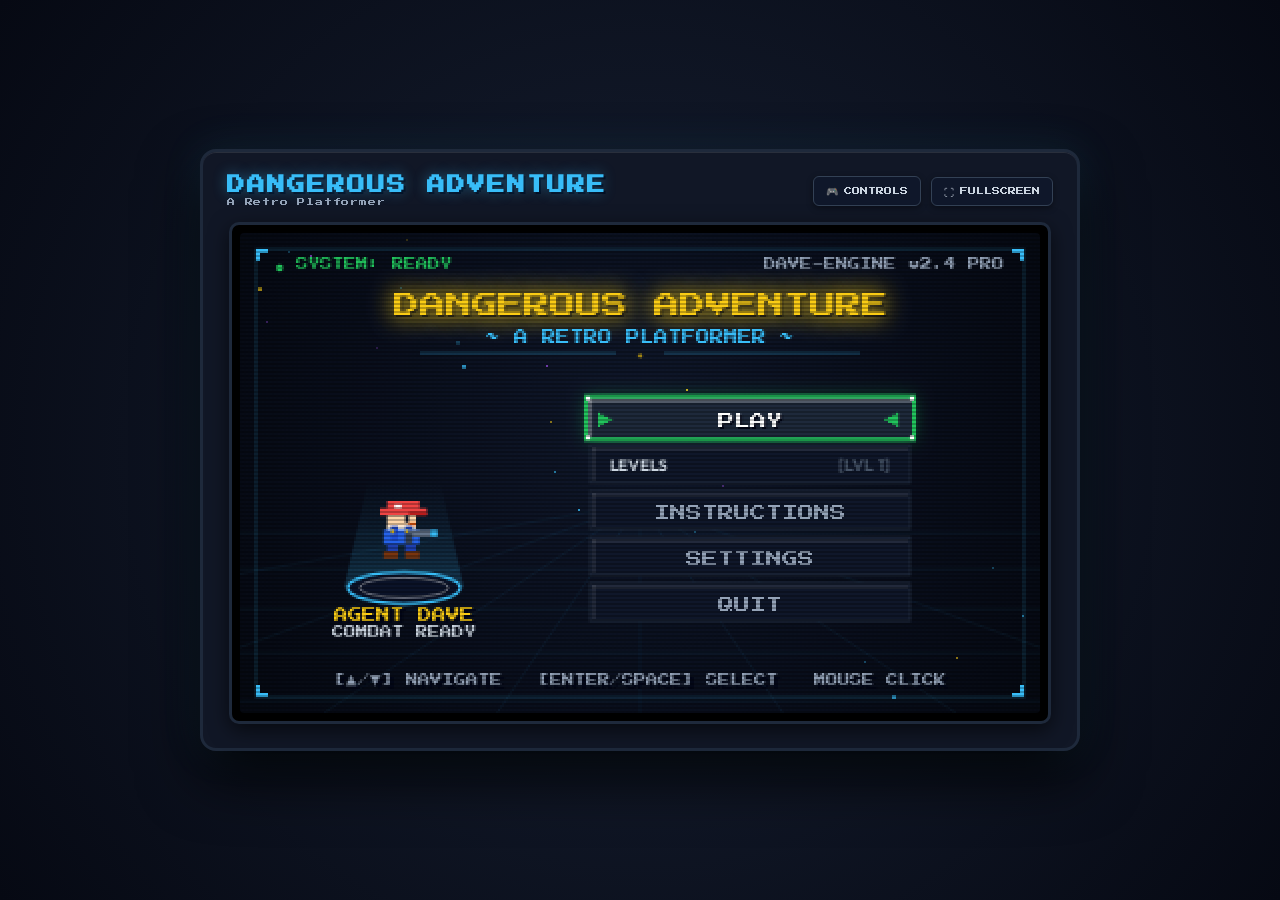
<file: index.html>
<!DOCTYPE html>
<html lang="en">
<head>
  <meta charset="UTF-8">
  <meta name="viewport" content="width=device-width, initial-scale=1.0">
  <meta http-equiv="Cache-Control" content="no-cache, no-store, must-revalidate">
  <meta http-equiv="Pragma" content="no-cache">
  <meta http-equiv="Expires" content="0">
  <title>DANGEROUS ADVENTURE - A Retro Platformer</title>
  <link rel="preconnect" href="https://fonts.googleapis.com">
  <link rel="preconnect" href="https://fonts.gstatic.com" crossorigin>
  <link href="https://fonts.googleapis.com/css2?family=Outfit:wght@500;600;700;800&family=Press+Start+2P&family=Rajdhani:wght@600;700&display=swap" rel="stylesheet">
  <link rel="stylesheet" href="style.css?v=10.2">
</head>
<body>
  <div class="arcade-cabinet">
    <header class="game-header">
      <div class="header-content">
        <div class="header-titles">
          <h1 class="game-title">DANGEROUS ADVENTURE</h1>
          <div class="game-subtitle">A Retro Platformer</div>
        </div>

        <div class="header-actions">
          <!-- Hoverable Controls Button & Popover Tooltip -->
          <div class="controls-dropdown-wrapper" id="controlsWrapper">
            <button id="btnHelp" class="arcade-btn" aria-label="Controls" title="Hover to view controls">
              <span class="btn-icon">🎮</span> CONTROLS
            </button>
            <div class="controls-popover" id="controlsPopover">
              <div class="popover-header">⚡ TACTICAL CONTROLS</div>
              <div class="popover-grid">
                <div class="popover-item">
                  <span class="key-cap">A</span> / <span class="key-cap">◀</span>
                  <span class="popover-label">Move Left</span>
                </div>
                <div class="popover-item">
                  <span class="key-cap">D</span> / <span class="key-cap">▶</span>
                  <span class="popover-label">Move Right</span>
                </div>
                <div class="popover-item">
                  <span class="key-cap">W</span> / <span class="key-cap">▲</span> / <span class="key-cap">Space</span>
                  <span class="popover-label">Jump</span>
                </div>
                <div class="popover-item">
                  <span class="key-cap">F</span>
                  <span class="popover-label">Plasma Blaster</span>
                </div>
                <div class="popover-item">
                  <span class="key-cap">P</span> / <span class="key-cap">ESC</span>
                  <span class="popover-label">Pause / Menu</span>
                </div>
                <div class="popover-item">
                  <span class="key-cap">Enter</span> / <span class="key-cap">Mouse</span>
                  <span class="popover-label">Select / Click</span>
                </div>
              </div>
            </div>
          </div>

          <!-- Fullscreen Button -->
          <button id="btnFullscreen" class="arcade-btn" aria-label="Toggle Fullscreen" title="Toggle Fullscreen (or Double-Click Game Screen)">
            <span class="btn-icon">⛶</span> FULLSCREEN
          </button>
        </div>
      </div>
    </header>

    <div class="screen-frame">
      <canvas id="gameCanvas" width="400" height="240"></canvas>
    </div>
  </div>

  <script type="module" src="src/main.js?v=10.2"></script>
</body>
</html>
</file>
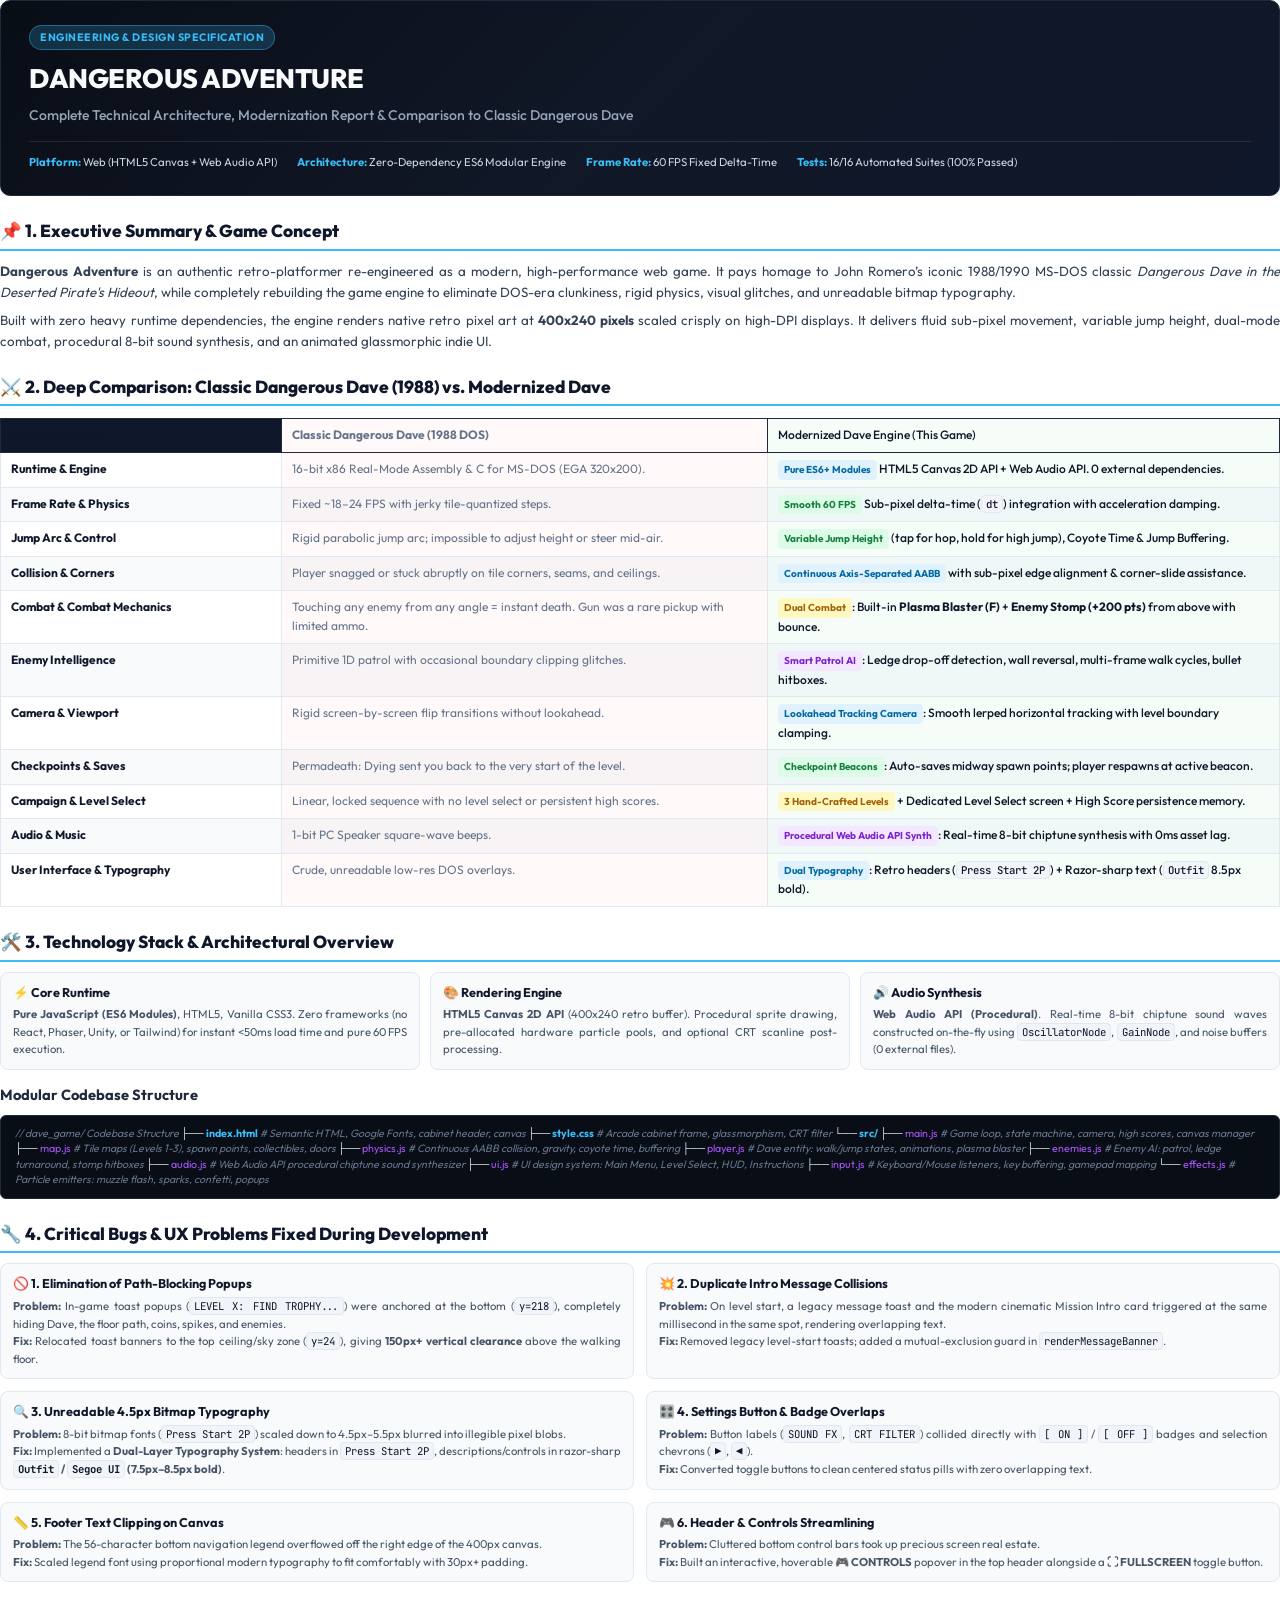
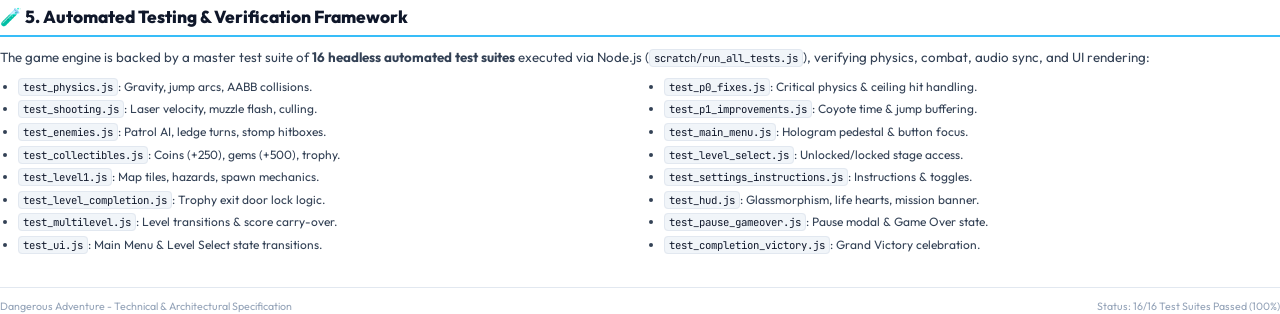
<file: scratch/game_report.html>
<!DOCTYPE html>
<html lang="en">
<head>
  <meta charset="UTF-8">
  <title>Dangerous Adventure - Architecture, Tech Stack & Comparison Report</title>
  <style>
    @import url('https://fonts.googleapis.com/css2?family=Outfit:wght@400;500;600;700;800&family=Press+Start+2P&family=JetBrains+Mono:wght@400;600&display=swap');

    @page {
      size: A4;
      margin: 16mm 16mm 18mm 16mm;
      @bottom-right {
        content: counter(page);
      }
    }

    * {
      box-sizing: border-box;
      margin: 0;
      padding: 0;
    }

    body {
      font-family: 'Outfit', 'Segoe UI', -apple-system, BlinkMacSystemFont, sans-serif;
      color: #0f172a;
      background: #ffffff;
      line-height: 1.55;
      font-size: 10pt;
    }

    /* Cover / Header Banner */
    .header-banner {
      background: linear-gradient(135deg, #090d16 0%, #111827 50%, #0f172a 100%);
      color: #ffffff;
      padding: 24px 28px;
      border-radius: 10px;
      margin-bottom: 22px;
      border: 1px solid #1e293b;
      position: relative;
    }

    .badge-tag {
      display: inline-block;
      background: rgba(56, 189, 248, 0.2);
      color: #38bdf8;
      border: 1px solid rgba(56, 189, 248, 0.4);
      padding: 3px 10px;
      border-radius: 999px;
      font-size: 8pt;
      font-weight: 700;
      letter-spacing: 0.5px;
      text-transform: uppercase;
      margin-bottom: 8px;
    }

    h1 {
      font-size: 20pt;
      font-weight: 800;
      color: #f8fafc;
      letter-spacing: -0.5px;
      margin-bottom: 6px;
    }

    .subtitle {
      font-size: 10.5pt;
      color: #94a3b8;
      font-weight: 500;
    }

    .meta-bar {
      display: flex;
      gap: 20px;
      margin-top: 14px;
      padding-top: 12px;
      border-top: 1px solid rgba(255, 255, 255, 0.1);
      font-size: 8.5pt;
      color: #cbd5e1;
    }

    .meta-bar span strong {
      color: #38bdf8;
    }

    /* Section Headings */
    h2 {
      font-size: 13pt;
      font-weight: 800;
      color: #0f172a;
      margin-top: 22px;
      margin-bottom: 10px;
      padding-bottom: 4px;
      border-bottom: 2px solid #38bdf8;
      display: flex;
      align-items: center;
      gap: 8px;
      page-break-after: avoid;
    }

    h3 {
      font-size: 11pt;
      font-weight: 700;
      color: #1e293b;
      margin-top: 14px;
      margin-bottom: 6px;
      page-break-after: avoid;
    }

    p {
      margin-bottom: 8px;
      color: #334155;
      text-align: justify;
    }

    /* Tables */
    table {
      width: 100%;
      border-collapse: collapse;
      margin: 12px 0 16px 0;
      font-size: 9pt;
      page-break-inside: avoid;
    }

    th {
      background: #0f172a;
      color: #f8fafc;
      font-weight: 700;
      text-align: left;
      padding: 7px 10px;
      border: 1px solid #1e293b;
    }

    td {
      padding: 7px 10px;
      border: 1px solid #e2e8f0;
      vertical-align: top;
    }

    tr:nth-child(even) {
      background: #f8fafc;
    }

    .col-feature {
      font-weight: 700;
      color: #0f172a;
      width: 22%;
    }

    .col-classic {
      color: #64748b;
      width: 38%;
      background: rgba(239, 68, 68, 0.03);
    }

    .col-modern {
      color: #0f172a;
      font-weight: 500;
      width: 40%;
      background: rgba(34, 197, 94, 0.04);
    }

    /* Cards & Grids */
    .grid-2 {
      display: grid;
      grid-template-columns: 1fr 1fr;
      gap: 12px;
      margin: 10px 0 14px 0;
      page-break-inside: avoid;
    }

    .grid-3 {
      display: grid;
      grid-template-columns: 1fr 1fr 1fr;
      gap: 10px;
      margin: 10px 0 14px 0;
      page-break-inside: avoid;
    }

    .card {
      background: #f8fafc;
      border: 1px solid #e2e8f0;
      border-radius: 8px;
      padding: 10px 12px;
      page-break-inside: avoid;
    }

    .card-title {
      font-size: 9.5pt;
      font-weight: 700;
      color: #0f172a;
      margin-bottom: 4px;
      display: flex;
      align-items: center;
      gap: 6px;
    }

    .card p {
      font-size: 8.5pt;
      color: #475569;
      margin-bottom: 0;
    }

    .highlight-badge {
      display: inline-block;
      padding: 2px 6px;
      border-radius: 4px;
      font-size: 7.5pt;
      font-weight: 700;
    }
    .badge-green { background: #dcfce7; color: #15803d; }
    .badge-blue { background: #e0f2fe; color: #0369a1; }
    .badge-purple { background: #f3e8ff; color: #7e22ce; }
    .badge-gold { background: #fef9c3; color: #a16207; }

    /* Code & Architecture Blocks */
    pre, code {
      font-family: 'JetBrains Mono', Consolas, monospace;
      font-size: 8pt;
    }

    code {
      background: #f1f5f9;
      color: #0f172a;
      padding: 1px 4px;
      border-radius: 4px;
      border: 1px solid #e2e8f0;
    }

    .code-block {
      background: #090d16;
      color: #e2e8f0;
      padding: 10px 14px;
      border-radius: 6px;
      border: 1px solid #1e293b;
      margin: 8px 0 12px 0;
      overflow-x: auto;
      font-size: 8pt;
      line-height: 1.45;
      page-break-inside: avoid;
    }

    .code-block .keyword { color: #38bdf8; font-weight: bold; }
    .code-block .string { color: #facc15; }
    .code-block .comment { color: #64748b; font-style: italic; }
    .code-block .func { color: #a855f7; }

    ul, ol {
      margin-left: 18px;
      margin-bottom: 10px;
    }

    li {
      margin-bottom: 4px;
      color: #334155;
      font-size: 9pt;
    }

    .page-break {
      page-break-before: always;
    }

    .footer-note {
      margin-top: 18px;
      padding-top: 10px;
      border-top: 1px solid #e2e8f0;
      font-size: 8pt;
      color: #94a3b8;
      display: flex;
      justify-content: space-between;
    }
  </style>
</head>
<body>

  <!-- Header Banner -->
  <div class="header-banner">
    <div class="badge-tag">ENGINEERING & DESIGN SPECIFICATION</div>
    <h1>DANGEROUS ADVENTURE</h1>
    <div class="subtitle">Complete Technical Architecture, Modernization Report & Comparison to Classic Dangerous Dave</div>
    <div class="meta-bar">
      <span><strong>Platform:</strong> Web (HTML5 Canvas + Web Audio API)</span>
      <span><strong>Architecture:</strong> Zero-Dependency ES6 Modular Engine</span>
      <span><strong>Frame Rate:</strong> 60 FPS Fixed Delta-Time</span>
      <span><strong>Tests:</strong> 16/16 Automated Suites (100% Passed)</span>
    </div>
  </div>

  <!-- Section 1: Executive Summary -->
  <h2>📌 1. Executive Summary & Game Concept</h2>
  <p>
    <strong>Dangerous Adventure</strong> is an authentic retro-platformer re-engineered as a modern, high-performance web game. It pays homage to John Romero’s iconic 1988/1990 MS-DOS classic <em>Dangerous Dave in the Deserted Pirate's Hideout</em>, while completely rebuilding the game engine to eliminate DOS-era clunkiness, rigid physics, visual glitches, and unreadable bitmap typography.
  </p>
  <p>
    Built with zero heavy runtime dependencies, the engine renders native retro pixel art at <strong>400x240 pixels</strong> scaled crisply on high-DPI displays. It delivers fluid sub-pixel movement, variable jump height, dual-mode combat, procedural 8-bit sound synthesis, and an animated glassmorphic indie UI.
  </p>

  <!-- Section 2: Deep Comparison Matrix -->
  <h2>⚔️ 2. Deep Comparison: Classic Dangerous Dave (1988) vs. Modernized Dave</h2>
  <table>
    <thead>
      <tr>
        <th class="col-feature">Game Dimension</th>
        <th class="col-classic">Classic Dangerous Dave (1988 DOS)</th>
        <th class="col-modern">Modernized Dave Engine (This Game)</th>
      </tr>
    </thead>
    <tbody>
      <tr>
        <td class="col-feature">Runtime & Engine</td>
        <td class="col-classic">16-bit x86 Real-Mode Assembly & C for MS-DOS (EGA 320x200).</td>
        <td class="col-modern"><span class="highlight-badge badge-blue">Pure ES6+ Modules</span> HTML5 Canvas 2D API + Web Audio API. 0 external dependencies.</td>
      </tr>
      <tr>
        <td class="col-feature">Frame Rate & Physics</td>
        <td class="col-classic">Fixed ~18–24 FPS with jerky tile-quantized steps.</td>
        <td class="col-modern"><span class="highlight-badge badge-green">Smooth 60 FPS</span> Sub-pixel delta-time (<code>dt</code>) integration with acceleration damping.</td>
      </tr>
      <tr>
        <td class="col-feature">Jump Arc & Control</td>
        <td class="col-classic">Rigid parabolic jump arc; impossible to adjust height or steer mid-air.</td>
        <td class="col-modern"><span class="highlight-badge badge-green">Variable Jump Height</span> (tap for hop, hold for high jump), Coyote Time & Jump Buffering.</td>
      </tr>
      <tr>
        <td class="col-feature">Collision & Corners</td>
        <td class="col-classic">Player snagged or stuck abruptly on tile corners, seams, and ceilings.</td>
        <td class="col-modern"><span class="highlight-badge badge-blue">Continuous Axis-Separated AABB</span> with sub-pixel edge alignment & corner-slide assistance.</td>
      </tr>
      <tr>
        <td class="col-feature">Combat & Combat Mechanics</td>
        <td class="col-classic">Touching any enemy from any angle = instant death. Gun was a rare pickup with limited ammo.</td>
        <td class="col-modern"><span class="highlight-badge badge-gold">Dual Combat</span>: Built-in <strong>Plasma Blaster (F)</strong> + <strong>Enemy Stomp (+200 pts)</strong> from above with bounce.</td>
      </tr>
      <tr>
        <td class="col-feature">Enemy Intelligence</td>
        <td class="col-classic">Primitive 1D patrol with occasional boundary clipping glitches.</td>
        <td class="col-modern"><span class="highlight-badge badge-purple">Smart Patrol AI</span>: Ledge drop-off detection, wall reversal, multi-frame walk cycles, bullet hitboxes.</td>
      </tr>
      <tr>
        <td class="col-feature">Camera & Viewport</td>
        <td class="col-classic">Rigid screen-by-screen flip transitions without lookahead.</td>
        <td class="col-modern"><span class="highlight-badge badge-blue">Lookahead Tracking Camera</span>: Smooth lerped horizontal tracking with level boundary clamping.</td>
      </tr>
      <tr>
        <td class="col-feature">Checkpoints & Saves</td>
        <td class="col-classic">Permadeath: Dying sent you back to the very start of the level.</td>
        <td class="col-modern"><span class="highlight-badge badge-green">Checkpoint Beacons</span>: Auto-saves midway spawn points; player respawns at active beacon.</td>
      </tr>
      <tr>
        <td class="col-feature">Campaign & Level Select</td>
        <td class="col-classic">Linear, locked sequence with no level select or persistent high scores.</td>
        <td class="col-modern"><span class="highlight-badge badge-gold">3 Hand-Crafted Levels</span> + Dedicated Level Select screen + High Score persistence memory.</td>
      </tr>
      <tr>
        <td class="col-feature">Audio & Music</td>
        <td class="col-classic">1-bit PC Speaker square-wave beeps.</td>
        <td class="col-modern"><span class="highlight-badge badge-purple">Procedural Web Audio API Synth</span>: Real-time 8-bit chiptune synthesis with 0ms asset lag.</td>
      </tr>
      <tr>
        <td class="col-feature">User Interface & Typography</td>
        <td class="col-classic">Crude, unreadable low-res DOS overlays.</td>
        <td class="col-modern"><span class="highlight-badge badge-blue">Dual Typography</span>: Retro headers (<code>Press Start 2P</code>) + Razor-sharp text (<code>Outfit</code> 8.5px bold).</td>
      </tr>
    </tbody>
  </table>

  <div class="page-break"></div>

  <!-- Section 3: Technology Stack -->
  <h2>🛠️ 3. Technology Stack & Architectural Overview</h2>
  <div class="grid-3">
    <div class="card">
      <div class="card-title">⚡ Core Runtime</div>
      <p><strong>Pure JavaScript (ES6 Modules)</strong>, HTML5, Vanilla CSS3. Zero frameworks (no React, Phaser, Unity, or Tailwind) for instant &lt;50ms load time and pure 60 FPS execution.</p>
    </div>
    <div class="card">
      <div class="card-title">🎨 Rendering Engine</div>
      <p><strong>HTML5 Canvas 2D API</strong> (400x240 retro buffer). Procedural sprite drawing, pre-allocated hardware particle pools, and optional CRT scanline post-processing.</p>
    </div>
    <div class="card">
      <div class="card-title">🔊 Audio Synthesis</div>
      <p><strong>Web Audio API (Procedural)</strong>. Real-time 8-bit chiptune sound waves constructed on-the-fly using <code>OscillatorNode</code>, <code>GainNode</code>, and noise buffers (0 external files).</p>
    </div>
  </div>

  <h3>Modular Codebase Structure</h3>
  <div class="code-block">
<span class="comment">// dave_game/ Codebase Structure</span>
├── <span class="keyword">index.html</span>               <span class="comment"># Semantic HTML, Google Fonts, cabinet header, canvas</span>
├── <span class="keyword">style.css</span>                <span class="comment"># Arcade cabinet frame, glassmorphism, CRT filter</span>
└── <span class="keyword">src/</span>
    ├── <span class="func">main.js</span>              <span class="comment"># Game loop, state machine, camera, high scores, canvas manager</span>
    ├── <span class="func">map.js</span>               <span class="comment"># Tile maps (Levels 1-3), spawn points, collectibles, doors</span>
    ├── <span class="func">physics.js</span>           <span class="comment"># Continuous AABB collision, gravity, coyote time, buffering</span>
    ├── <span class="func">player.js</span>            <span class="comment"># Dave entity: walk/jump states, animations, plasma blaster</span>
    ├── <span class="func">enemies.js</span>           <span class="comment"># Enemy AI: patrol, ledge turnaround, stomp hitboxes</span>
    ├── <span class="func">audio.js</span>             <span class="comment"># Web Audio API procedural chiptune sound synthesizer</span>
    ├── <span class="func">ui.js</span>                <span class="comment"># UI design system: Main Menu, Level Select, HUD, Instructions</span>
    ├── <span class="func">input.js</span>             <span class="comment"># Keyboard/Mouse listeners, key buffering, gamepad mapping</span>
    └── <span class="func">effects.js</span>           <span class="comment"># Particle emitters: muzzle flash, sparks, confetti, popups</span>
  </div>

  <!-- Section 4: Solved Problems & Polish -->
  <h2>🔧 4. Critical Bugs & UX Problems Fixed During Development</h2>

  <div class="grid-2">
    <div class="card">
      <div class="card-title">🚫 1. Elimination of Path-Blocking Popups</div>
      <p><strong>Problem:</strong> In-game toast popups (<code>LEVEL X: FIND TROPHY...</code>) were anchored at the bottom (<code>y=218</code>), completely hiding Dave, the floor path, coins, spikes, and enemies.<br>
      <strong>Fix:</strong> Relocated toast banners to the top ceiling/sky zone (<code>y=24</code>), giving <strong>150px+ vertical clearance</strong> above the walking floor.</p>
    </div>
    <div class="card">
      <div class="card-title">💥 2. Duplicate Intro Message Collisions</div>
      <p><strong>Problem:</strong> On level start, a legacy message toast and the modern cinematic Mission Intro card triggered at the same millisecond in the same spot, rendering overlapping text.<br>
      <strong>Fix:</strong> Removed legacy level-start toasts; added a mutual-exclusion guard in <code>renderMessageBanner</code>.</p>
    </div>
    <div class="card">
      <div class="card-title">🔍 3. Unreadable 4.5px Bitmap Typography</div>
      <p><strong>Problem:</strong> 8-bit bitmap fonts (<code>Press Start 2P</code>) scaled down to 4.5px–5.5px blurred into illegible pixel blobs.<br>
      <strong>Fix:</strong> Implemented a <strong>Dual-Layer Typography System</strong>: headers in <code>Press Start 2P</code>, descriptions/controls in razor-sharp <strong><code>Outfit</code> / <code>Segoe UI</code> (7.5px–8.5px bold)</strong>.</p>
    </div>
    <div class="card">
      <div class="card-title">🎛️ 4. Settings Button & Badge Overlaps</div>
      <p><strong>Problem:</strong> Button labels (<code>SOUND FX</code>, <code>CRT FILTER</code>) collided directly with <code>[ ON ]</code> / <code>[ OFF ]</code> badges and selection chevrons (<code>▶</code>, <code>◀</code>).<br>
      <strong>Fix:</strong> Converted toggle buttons to clean centered status pills with zero overlapping text.</p>
    </div>
    <div class="card">
      <div class="card-title">📏 5. Footer Text Clipping on Canvas</div>
      <p><strong>Problem:</strong> The 56-character bottom navigation legend overflowed off the right edge of the 400px canvas.<br>
      <strong>Fix:</strong> Scaled legend font using proportional modern typography to fit comfortably with 30px+ padding.</p>
    </div>
    <div class="card">
      <div class="card-title">🎮 6. Header & Controls Streamlining</div>
      <p><strong>Problem:</strong> Cluttered bottom control bars took up precious screen real estate.<br>
      <strong>Fix:</strong> Built an interactive, hoverable <strong>🎮 CONTROLS</strong> popover in the top header alongside a <strong>⛶ FULLSCREEN</strong> toggle button.</p>
    </div>
  </div>

  <!-- Section 5: Automated Testing & Verification -->
  <h2>🧪 5. Automated Testing & Verification Framework</h2>
  <p>
    The game engine is backed by a master test suite of <strong>16 headless automated test suites</strong> executed via Node.js (<code>scratch/run_all_tests.js</code>), verifying physics, combat, audio sync, and UI rendering:
  </p>

  <div class="grid-2">
    <ul>
      <li><code>test_physics.js</code>: Gravity, jump arcs, AABB collisions.</li>
      <li><code>test_shooting.js</code>: Laser velocity, muzzle flash, culling.</li>
      <li><code>test_enemies.js</code>: Patrol AI, ledge turns, stomp hitboxes.</li>
      <li><code>test_collectibles.js</code>: Coins (+250), gems (+500), trophy.</li>
      <li><code>test_level1.js</code>: Map tiles, hazards, spawn mechanics.</li>
      <li><code>test_level_completion.js</code>: Trophy exit door lock logic.</li>
      <li><code>test_multilevel.js</code>: Level transitions & score carry-over.</li>
      <li><code>test_ui.js</code>: Main Menu & Level Select state transitions.</li>
    </ul>
    <ul>
      <li><code>test_p0_fixes.js</code>: Critical physics & ceiling hit handling.</li>
      <li><code>test_p1_improvements.js</code>: Coyote time & jump buffering.</li>
      <li><code>test_main_menu.js</code>: Hologram pedestal & button focus.</li>
      <li><code>test_level_select.js</code>: Unlocked/locked stage access.</li>
      <li><code>test_settings_instructions.js</code>: Instructions & toggles.</li>
      <li><code>test_hud.js</code>: Glassmorphism, life hearts, mission banner.</li>
      <li><code>test_pause_gameover.js</code>: Pause modal & Game Over state.</li>
      <li><code>test_completion_victory.js</code>: Grand Victory celebration.</li>
    </ul>
  </div>

  <div class="footer-note">
    <span>Dangerous Adventure - Technical & Architectural Specification</span>
    <span>Status: 16/16 Test Suites Passed (100%)</span>
  </div>

</body>
</html>
</file>
<file: style.css>
:root {
  /* Modern Indie Game Palette & Tokens */
  --color-primary: #38bdf8;
  --color-primary-glow: rgba(56, 189, 248, 0.45);
  --color-primary-dark: #0284c7;
  --color-secondary: #a855f7;
  --color-secondary-glow: rgba(168, 85, 247, 0.45);
  --color-gold: #facc15;
  --color-gold-glow: rgba(250, 204, 21, 0.45);
  --color-success: #22c55e;
  --color-success-glow: rgba(34, 197, 94, 0.45);
  --color-danger: #ef4444;
  --color-danger-glow: rgba(239, 68, 68, 0.45);
  --color-disabled: #475569;

  /* Surfaces & Backgrounds */
  --color-bg-dark: #070a14;
  --color-cabinet: #111726;
  --color-card: #0f172a;
  --color-card-border: #1e293b;
  --color-text-primary: #f8fafc;
  --color-text-secondary: #cbd5e1;
  --color-text-muted: #94a3b8;
  --font-retro: 'Press Start 2P', monospace, sans-serif;
}

* {
  margin: 0;
  padding: 0;
  box-sizing: border-box;
}

body {
  background: radial-gradient(circle at center, #172033 0%, #060913 100%);
  color: var(--color-text-primary);
  font-family: var(--font-retro);
  min-height: 100vh;
  display: flex;
  align-items: center;
  justify-content: center;
  padding: 20px;
  overflow-x: hidden;
}

.arcade-cabinet {
  display: flex;
  flex-direction: column;
  align-items: center;
  background: var(--color-cabinet);
  border: 3px solid #1e293b;
  border-radius: 16px;
  padding: 24px;
  box-shadow: 0 25px 60px rgba(0, 0, 0, 0.85),
              0 0 40px rgba(56, 189, 248, 0.12),
              inset 0 1px 0 rgba(255, 255, 255, 0.1);
  max-width: 880px;
  width: 100%;
  transition: box-shadow 0.3s ease;
}

.game-header {
  margin-bottom: 16px;
  width: 100%;
}

.header-content {
  display: flex;
  justify-content: space-between;
  align-items: center;
  flex-wrap: wrap;
  gap: 12px;
  width: 100%;
}

.header-titles {
  display: flex;
  flex-direction: column;
  gap: 4px;
}

.game-title {
  font-size: 18px;
  letter-spacing: 2px;
  color: var(--color-primary);
  text-shadow: 0 0 14px var(--color-primary-glow), 2px 2px 0 #020617;
}

.game-subtitle {
  font-size: 8px;
  color: var(--color-text-muted);
  letter-spacing: 0.8px;
}

.header-actions {
  display: flex;
  align-items: center;
  gap: 10px;
}

.arcade-btn {
  background: #0f172a;
  color: var(--color-text-secondary);
  border: 1px solid #334155;
  border-radius: 6px;
  padding: 8px 12px;
  font-family: var(--font-retro);
  font-size: 8px;
  cursor: pointer;
  display: flex;
  align-items: center;
  gap: 6px;
  transition: all 0.2s ease;
  box-shadow: 0 2px 6px rgba(0, 0, 0, 0.4);
}

.arcade-btn:hover {
  background: #1e293b;
  color: #ffffff;
  border-color: var(--color-primary);
  box-shadow: 0 0 12px var(--color-primary-glow);
  transform: translateY(-1px);
}

.btn-icon {
  font-size: 10px;
}

/* =========================================================================
   CONTROLS HOVER DROPDOWN / POPOVER
   ========================================================================= */
.controls-dropdown-wrapper {
  position: relative;
  display: inline-block;
}

.controls-popover {
  position: absolute;
  top: calc(100% + 8px);
  right: 0;
  width: 320px;
  background: rgba(11, 17, 32, 0.98);
  border: 1px solid var(--color-primary);
  border-radius: 8px;
  padding: 14px;
  box-shadow: 0 10px 25px rgba(0, 0, 0, 0.85), 0 0 15px var(--color-primary-glow);
  z-index: 100;
  backdrop-filter: blur(10px);
  opacity: 0;
  visibility: hidden;
  transform: translateY(-6px);
  transition: opacity 0.2s ease, transform 0.2s ease, visibility 0.2s ease;
  pointer-events: none;
}

/* Show on hover of button or wrapper */
.controls-dropdown-wrapper:hover .controls-popover,
.controls-dropdown-wrapper:focus-within .controls-popover {
  opacity: 1;
  visibility: visible;
  transform: translateY(0);
  pointer-events: auto;
}

.popover-header {
  font-size: 8.5px;
  color: var(--color-primary);
  text-shadow: 0 0 8px var(--color-primary-glow);
  border-bottom: 1px solid #1e293b;
  padding-bottom: 8px;
  margin-bottom: 10px;
  text-align: center;
}

.popover-grid {
  display: grid;
  grid-template-columns: 1fr;
  gap: 8px;
}

.popover-item {
  display: flex;
  align-items: center;
  gap: 8px;
  font-size: 7.5px;
  color: var(--color-text-secondary);
}

.popover-label {
  color: var(--color-text-primary);
}

.key-cap {
  background: #1e293b;
  color: #f8fafc;
  border: 1px solid #475569;
  border-bottom: 2px solid #0f172a;
  border-radius: 4px;
  padding: 3px 6px;
  font-size: 7px;
  box-shadow: 0 1px 3px rgba(0, 0, 0, 0.4);
}

/* =========================================================================
   FULLSCREEN & RESPONSIVE BEHAVIOR
   ========================================================================= */
:fullscreen .arcade-cabinet,
:-webkit-full-screen .arcade-cabinet {
  max-width: 100vw;
  width: 100vw;
  height: 100vh;
  border-radius: 0;
  border: none;
  padding: 10px;
  justify-content: center;
}

:fullscreen #gameCanvas,
:-webkit-full-screen #gameCanvas {
  max-width: 95vw;
  max-height: 85vh;
  width: auto;
  height: 85vh;
  aspect-ratio: 400 / 240;
}

.screen-frame {
  position: relative;
  background: #000;
  padding: 8px;
  border-radius: 10px;
  border: 3px solid #1e293b;
  box-shadow: inset 0 0 25px rgba(0, 0, 0, 0.95),
              0 6px 20px rgba(0, 0, 0, 0.6);
  display: flex;
  justify-content: center;
  align-items: center;
  overflow: hidden;
}

/* Subtle retro CRT scanline effect over canvas (toggled by Settings) */
.screen-frame:not(.crt-off)::after,
.screen-frame.crt-active::after {
  content: "";
  position: absolute;
  top: 0;
  left: 0;
  width: 100%;
  height: 100%;
  background: linear-gradient(
    rgba(18, 16, 16, 0) 50%,
    rgba(0, 0, 0, 0.25) 50%
  );
  background-size: 100% 4px;
  pointer-events: none;
  border-radius: 8px;
}

.screen-frame.crt-off::after {
  display: none !important;
}

#gameCanvas {
  display: block;
  width: 800px;
  height: 480px;
  image-rendering: pixelated;
  image-rendering: crisp-edges;
  background-color: #000000;
  border-radius: 4px;
  cursor: default;
}

@media (max-width: 860px) {
  .header-content {
    flex-direction: column;
    text-align: center;
  }
  .header-titles {
    align-items: center;
  }
  #gameCanvas {
    width: 100%;
    height: auto;
    aspect-ratio: 400 / 240;
  }
}
</file>
